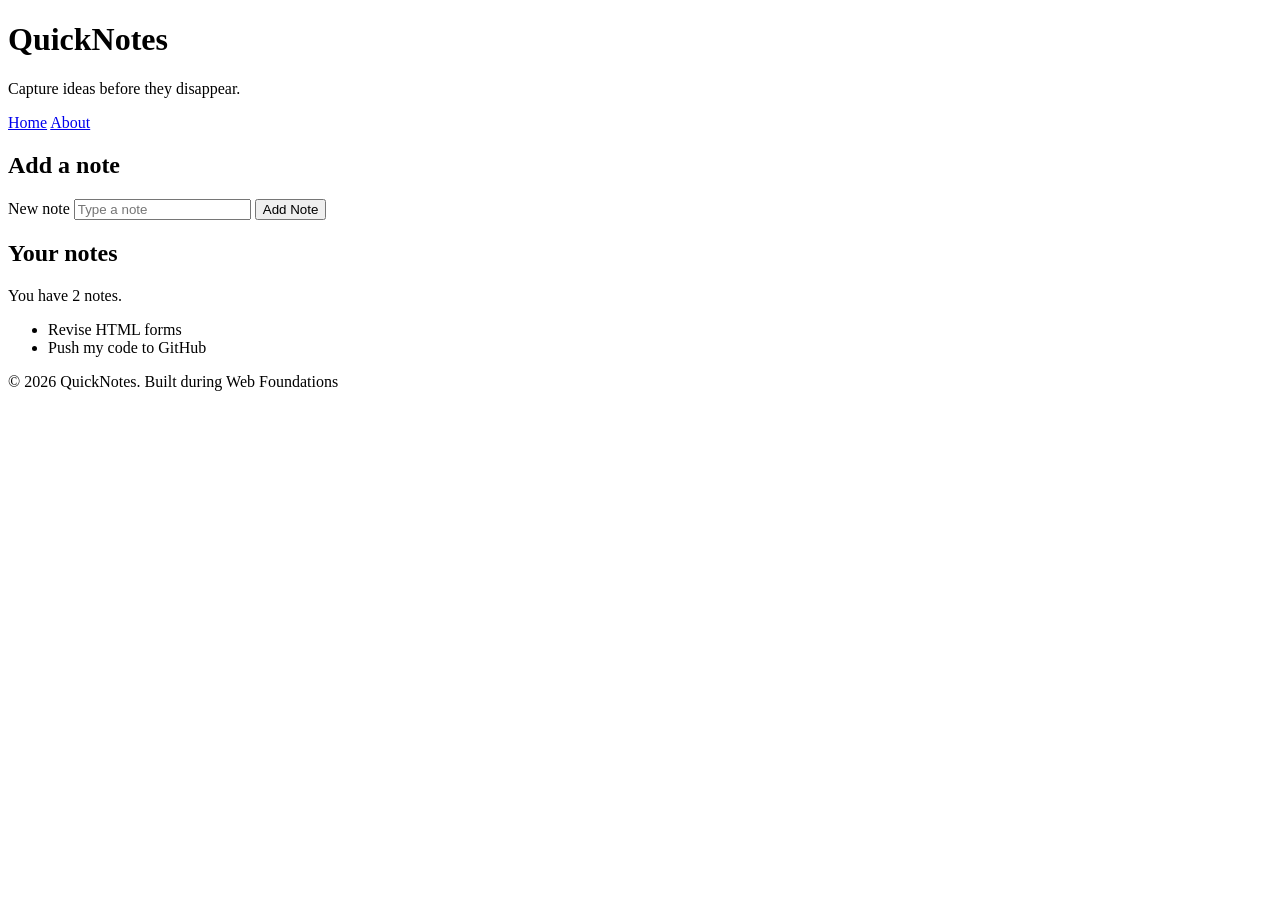
<file: day1/index.html>
<!DOCTYPE html>
<html lang="en">
<head>
    <meta charset="UTF-8">
    <meta name="viewport" content="width=device-width, initial-scale=1.0">
    <title>QuickNotes</title>
</head>
<body>
    <header>
        <h1>QuickNotes</h1>
        <p>Capture ideas before they disappear.</p>
        <nav>
            <a href="index.html">Home</a>
            <a href="about.html">About</a>
        </nav>
    </header>
    <main>
        <section>
            <h2>Add a note</h2>
            <form id="note-form">
                <label for="note-input">New note</label>
                <input type="text" id="note-input" placeholder="Type a note"/>
                <button type="submit">Add Note</button>
            </form>
        </section>

        <section>
            <h2>Your notes</h2>
            <p id="note-count">You have 2 notes.</p>
            <ul id="notes-list">
                <li>Revise HTML forms</li>
                <li>Push my code to GitHub</li>
            </ul>
        </section>
    </main>

    <footer>
        <p>&copy; 2026 QuickNotes. Built during Web Foundations</p>
    </footer>
</body>
</html>
</file>
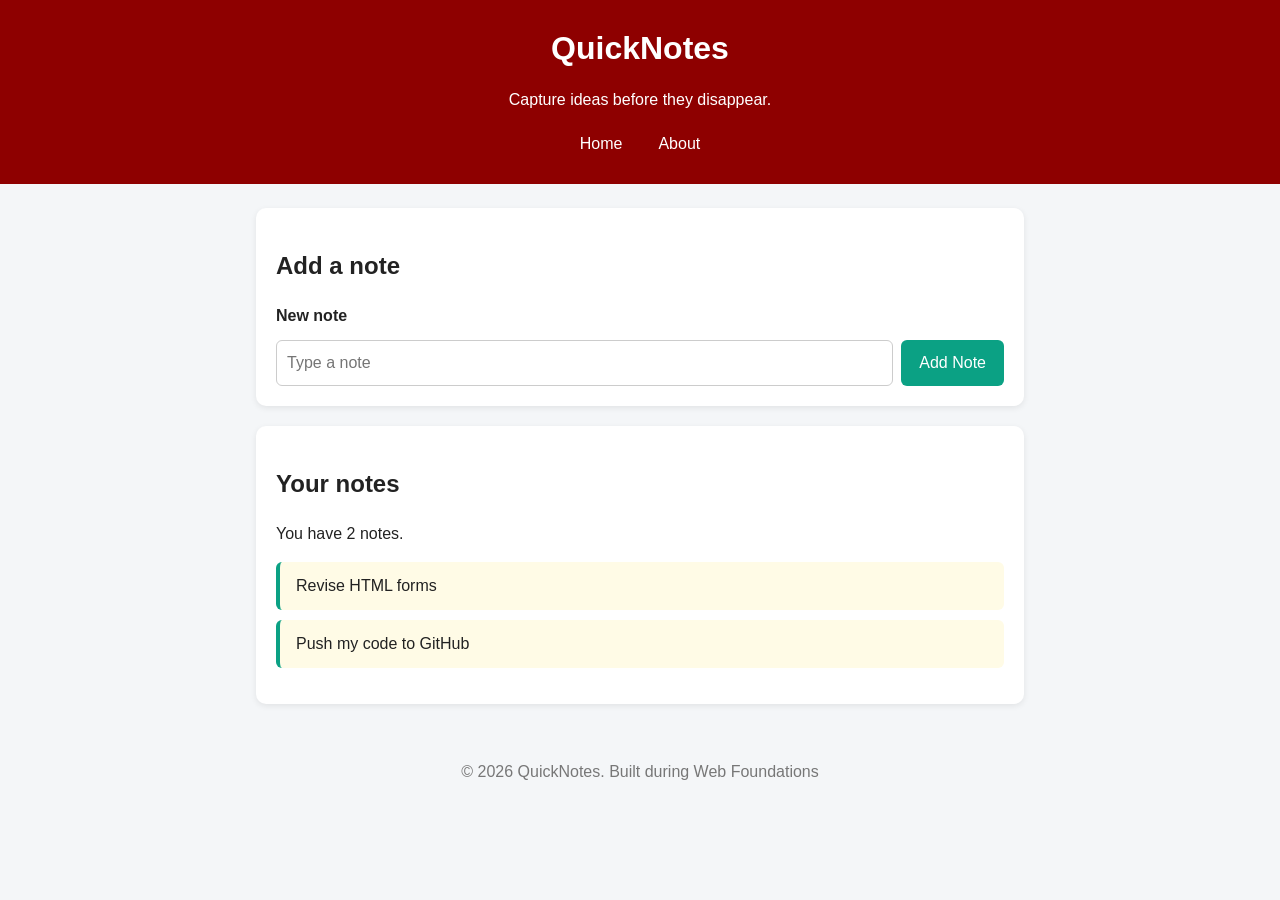
<file: day2/index.html>
<!DOCTYPE html>
<html lang="en">
<head>
    <meta charset="UTF-8">
    <meta name="viewport" content="width=device-width, initial-scale=1.0">
    <title>QuickNotes</title>
    <link rel="stylesheet" href="style.css" />
</head>
<body>
    <header>
        <h1>QuickNotes</h1>
        <p>Capture ideas before they disappear.</p>
        <nav>
            <a href="index.html">Home</a>
            <a href="about.html">About</a>
        </nav>
    </header>
    <main>
        <section>
            <h2>Add a note</h2>
            <form id="note-form">
                <label for="note-input">New note</label>
                <input type="text" id="note-input" placeholder="Type a note"/>
                <button type="submit">Add Note</button>
            </form>
        </section>

        <section>
            <h2>Your notes</h2>
            <p id="note-count">You have 2 notes.</p>
            <ul id="notes-list">
                <li class="note">Revise HTML forms</li>
                <li class="note">Push my code to GitHub</li>
            </ul>
        </section>
    </main>

    <footer>
        <p>&copy; 2026 QuickNotes. Built during Web Foundations</p>
    </footer>
</body>
</html>
</file>
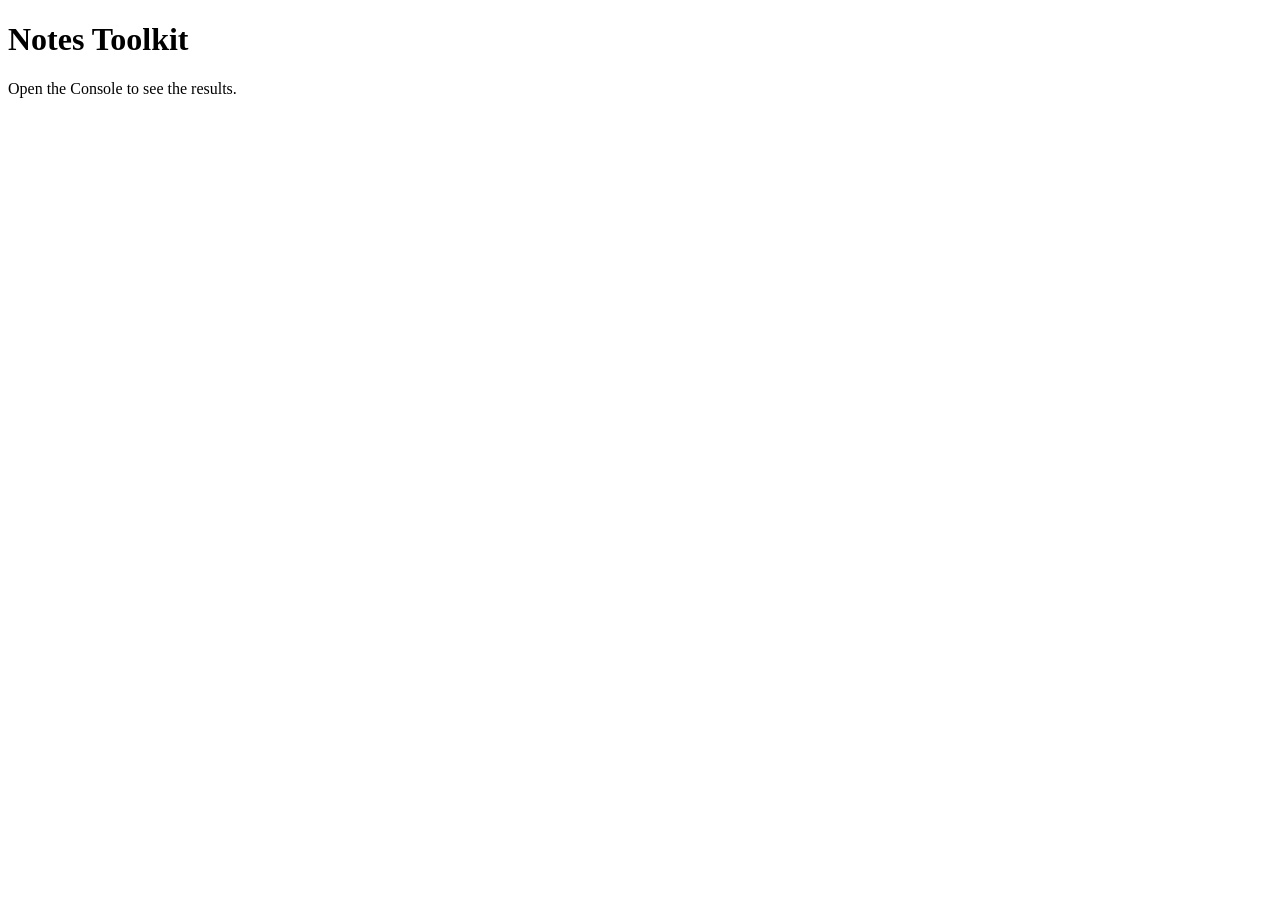
<file: day3/index.html>
<!DOCTYPE html>
<html lang="en">
    <head>
        <meta charset="UTF-8" />
        <meta name="viewport" content="width=device-width, initial-scale=1.0" />
        <title>Notes Toolkit</title>
        <script src="script.js" defer></script>
    </head>
    <body>
        <h1>Notes Toolkit</h1>
        <p>Open the Console to see the results.</p>
    </body>
</html>
</file>
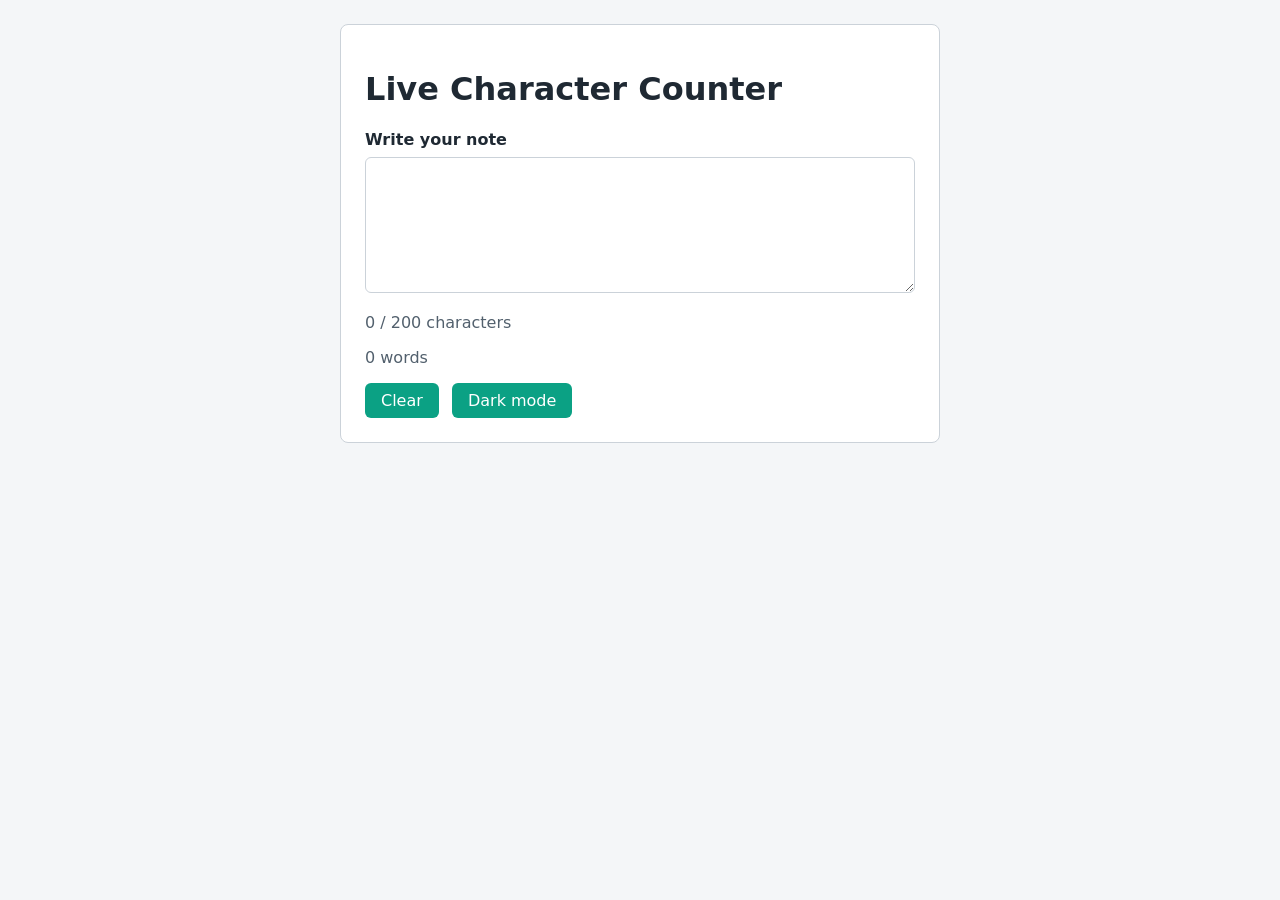
<file: day4/index.html>
<!DOCTYPE html>
<html lang="en">
    <head>
        <meta charset="UTF-8" />
        <meta name="viewport" content="width=device-width, initial-scale=1.0" />
        <title>Live Character Counter</title>
        <link rel="stylesheet" href="style.css" />
        <script src="script.js" defer></script>
    </head>
    <body>
        <main>
            <h1>Live Character Counter</h1>

            <label for="note-text">Write your note</label>
            <textarea id="note-text" rows="6"></textarea>

            <p id="char-count">0 / 200 characters</p>
            <p id="word-count">0 words</p>

            <button id="clear-btn" type="button">Clear</button>
            <button id="theme-toggle" type="button">Dark mode</button>
        </main>
    </body>
</html>
</file>
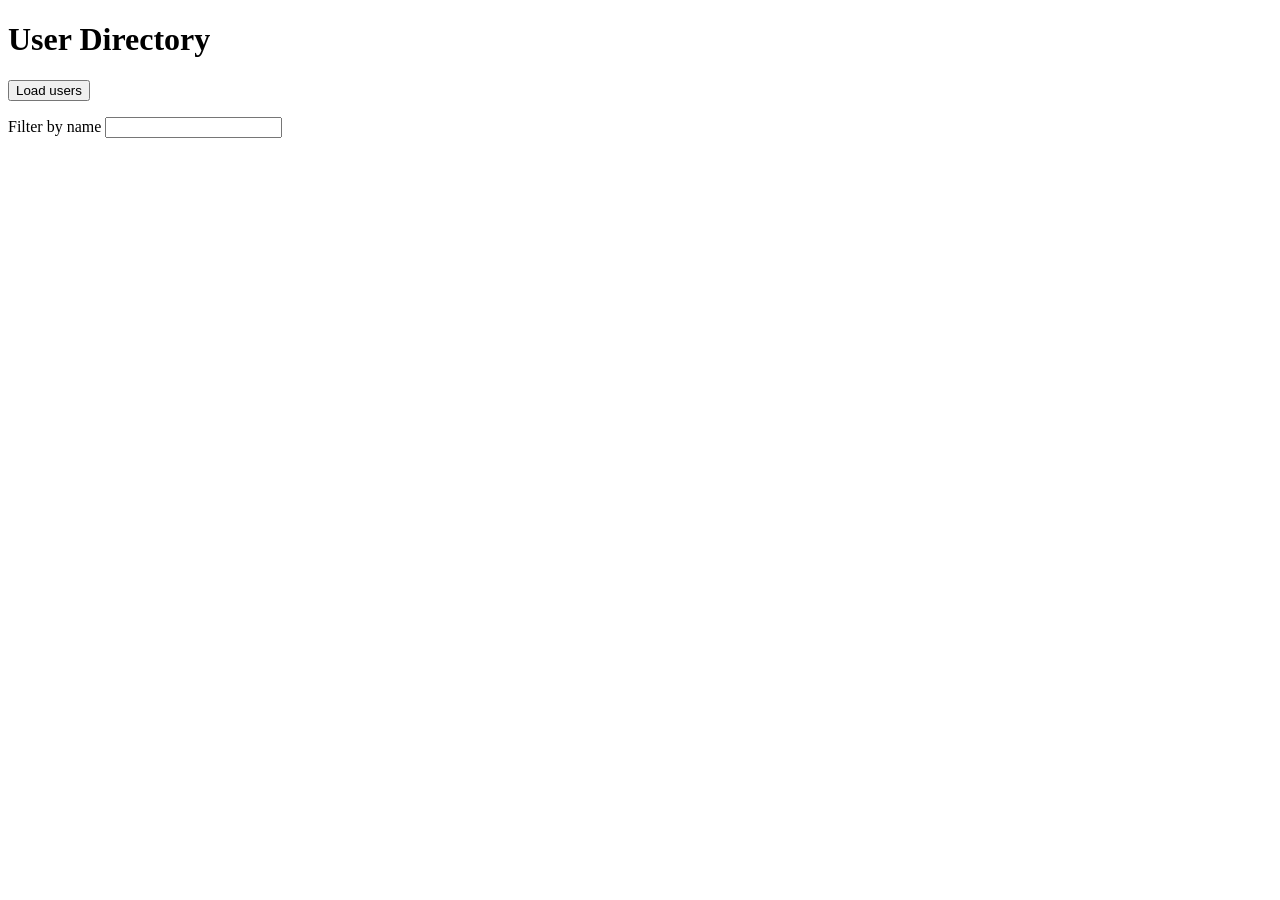
<file: day5/index.html>
<!DOCTYPE html>
<html lang="en">
  <head>
    <meta charset="UTF-8" />
    <meta name="viewport" content="width=device-width, initial-scale=1.0" />
    <title>User Directory</title>
    <script src="users.js" defer></script>
  </head>
  <body>
    <h1>User Directory</h1>
    <button id="load-users">Load users</button>

    <p>
      <label for="filter-input">Filter by name</label>
      <input id="filter-input" type="text" />
    </p>

    <p id="status"></p>
    <ul id="users-list"></ul>
  </body>
</html>
</file>
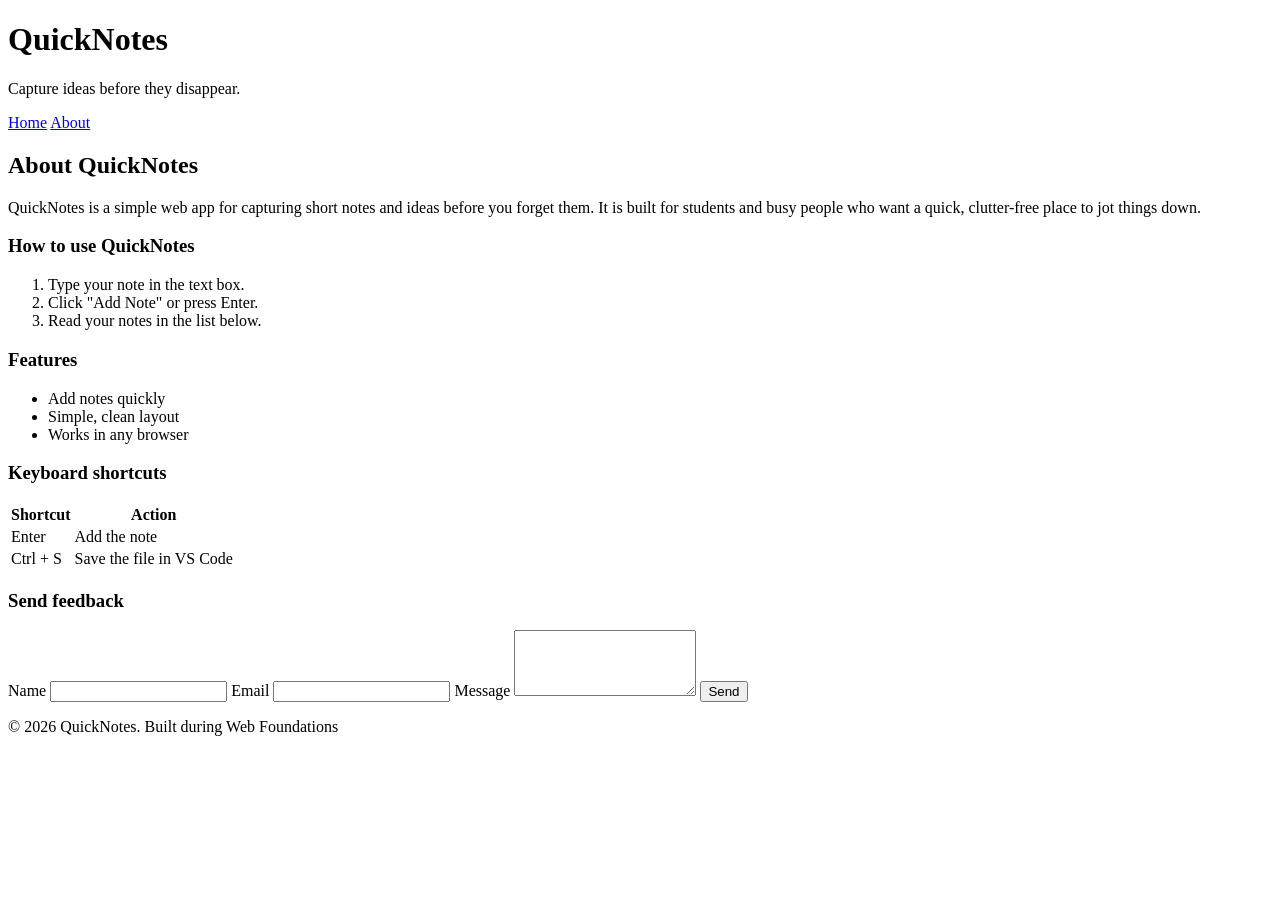
<file: day1/about.html>
<!DOCTYPE html>
<html lang="en">
  <head>
    <meta charset="UTF-8" />
    <meta name="viewport" content="width=device-width, initial-scale=1.0" />
    <title>About QuickNotes</title>
  </head>
  <body>
    <header>
      <h1>QuickNotes</h1>
      <p>Capture ideas before they disappear.</p>
      <nav>
        <a href="index.html">Home</a>
        <a href="about.html">About</a>
      </nav>
    </header>

    <main>
      <h2>About QuickNotes</h2>
      <p>QuickNotes is a simple web app for capturing short notes and ideas before you forget them. It is built for students and busy people who want a quick, clutter-free place to jot things down.</p>

      <section>
        <h3>How to use QuickNotes</h3>
        <ol>
          <li>Type your note in the text box.</li>
          <li>Click "Add Note" or press Enter.</li>
          <li>Read your notes in the list below.</li>
        </ol>
      </section>

      <section>
        <h3>Features</h3>
        <ul>
          <li>Add notes quickly</li>
          <li>Simple, clean layout</li>
          <li>Works in any browser</li>
        </ul>
      </section>

      <section>
        <h3>Keyboard shortcuts</h3>
        <table>
          <thead>
            <tr>
              <th>Shortcut</th>
              <th>Action</th>
            </tr>
          </thead>
          <tbody>
            <tr>
              <td>Enter</td>
              <td>Add the note</td>
            </tr>
            <tr>
              <td>Ctrl + S</td>
              <td>Save the file in VS Code</td>
            </tr>
          </tbody>
        </table>
      </section>

      <section>
        <h3>Send feedback</h3>
        <form>
          <label for="name">Name</label>
          <input type="text" id="name" name="name" required />

          <label for="email">Email</label>
          <input type="email" id="email" name="email" required />

          <label for="message">Message</label>
          <textarea id="message" name="message" rows="4" required></textarea>

          <button type="submit">Send</button>
        </form>
      </section>
    </main>

    <footer>
      <p>&copy; 2026 QuickNotes. Built during Web Foundations</p>
    </footer>
  </body>
</html>
</file>
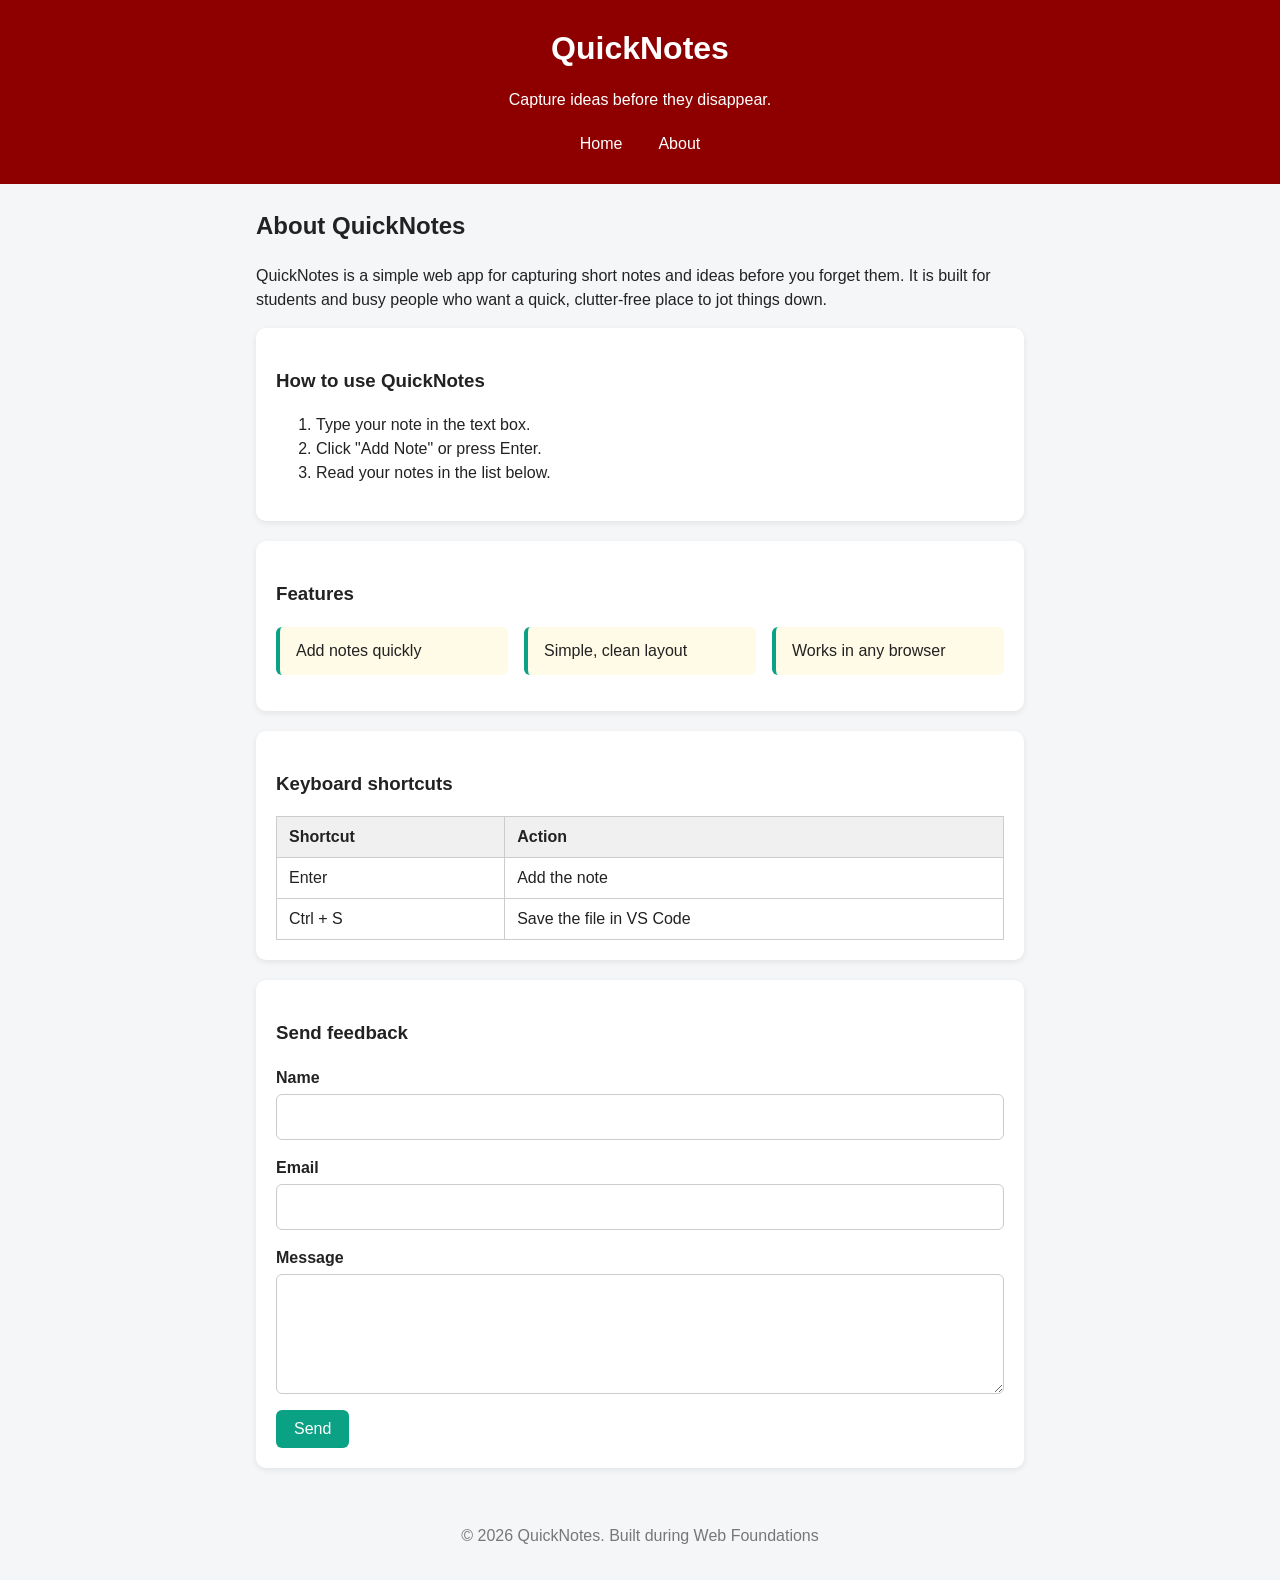
<file: day2/about.html>
<!DOCTYPE html>
<html lang="en">
  <head>
    <meta charset="UTF-8" />
    <meta name="viewport" content="width=device-width, initial-scale=1.0" />
    <title>About QuickNotes</title>
    <link rel="stylesheet" href="style.css" />
  </head>
  <body>
    <header>
      <h1>QuickNotes</h1>
      <p>Capture ideas before they disappear.</p>
      <nav>
        <a href="index.html">Home</a>
        <a href="about.html">About</a>
      </nav>
    </header>

    <main>
      <h2>About QuickNotes</h2>
      <p>QuickNotes is a simple web app for capturing short notes and ideas before you forget them. It is built for students and busy people who want a quick, clutter-free place to jot things down.</p>

      <section>
        <h3>How to use QuickNotes</h3>
        <ol>
          <li>Type your note in the text box.</li>
          <li>Click "Add Note" or press Enter.</li>
          <li>Read your notes in the list below.</li>
        </ol>
      </section>

      <section>
        <h3>Features</h3>
        <ul class="features">
          <li>Add notes quickly</li>
          <li>Simple, clean layout</li>
          <li>Works in any browser</li>
        </ul>
      </section>

      <section>
        <h3>Keyboard shortcuts</h3>
        <table>
          <thead>
            <tr>
              <th>Shortcut</th>
              <th>Action</th>
            </tr>
          </thead>
          <tbody>
            <tr>
              <td>Enter</td>
              <td>Add the note</td>
            </tr>
            <tr>
              <td>Ctrl + S</td>
              <td>Save the file in VS Code</td>
            </tr>
          </tbody>
        </table>
      </section>

      <section>
        <h3>Send feedback</h3>
        <form>
          <label for="name">Name</label>
          <input type="text" id="name" name="name" required />

          <label for="email">Email</label>
          <input type="email" id="email" name="email" required />

          <label for="message">Message</label>
          <textarea id="message" name="message" rows="4" required></textarea>

          <button type="submit">Send</button>
        </form>
      </section>
    </main>

    <footer>
      <p>&copy; 2026 QuickNotes. Built during Web Foundations</p>
    </footer>
  </body>
</html>
</file>
<file: day2/style.css>
*,
*::before,
*::after {
    box-sizing: border-box;
}

body {
    margin: 0;
    font-family: "Segoe UI", Arial, sans-serif;
    background-color: #f4f6f8;
    color: #222;
    line-height: 1.5;
}

header {
    background-color: #8e0000;
    color: white;
    text-align: center;
    padding: 24px 16px;
}

header h1 {
    margin: 0;
}

nav {
    display: flex;
    justify-content: center;
    gap: 16px;
}

nav a {
    color: white;
    text-decoration: none;
    padding: 4px 10px;
    border-radius: 6px;
    transition: background-color 0.2s ease;
}

nav a:hover {
    background-color: rgba(255, 255, 255, 0.2);
}

main {
    max-width: 800px;
    margin: 24px auto;
    padding: 0 16px;
}

section {
    background: white;
    padding: 20px;
    border-radius: 10px;
    margin-bottom: 20px;
    box-shadow: 0 2px 6px rgba(0, 0, 0, 0.08);
}

.features {
    display: grid;
    grid-template-columns: repeat(auto-fit, minmax(180px, 1fr));
    gap: 16px;
    list-style: none;
    padding: 0;
}

.features li {
    background-color: #fffbe6;
    border-left: 4px solid #0ba184;
    padding: 12px 16px;
    border-radius: 6px;
}

table {
    width: 100%;
    border-collapse: collapse;
}

th,
td {
    border: 1px solid #ccc;
    padding: 8px 12px;
    text-align: left;
}

th {
    background-color: #f0f0f0;
}

label {
    display: block;
    font-weight: bold;
    margin-bottom: 4px;
}

#name,
#email,
#message {
    display: block;
    width: 100%;
    padding: 10px;
    border: 1px solid #ccc;
    border-radius: 6px;
    font: inherit;
    margin-bottom: 16px;
}

#message {
    min-height: 120px;
    resize: vertical;
}

button {
    background-color: #0ba184;
    color: white;
    border: none;
    padding: 10px 18px;
    border-radius: 6px;
    font-size: 1rem;
    cursor: pointer;
    transition:
        background-color 0.2s ease,
        transform 0.2s ease;
}

button:hover {
    background-color: #088a70;
    transform: translateY(-2px);
}

#note-form {
    display: flex;
    gap: 8px;
    flex-wrap: wrap;
}

#note-form label {
    width: 100%;
}

#note-input {
    flex: 1;
    padding: 10px;
    border: 1px solid #ccc;
    border-radius: 6px;
    font: inherit;
}

#notes-list {
    list-style: none;
    padding: 0;
}

.note {
    background-color: #fffbe6;
    border-left: 4px solid #0ba184;
    padding: 12px 16px;
    margin-bottom: 10px;
    border-radius: 6px;
}

footer {
    text-align: center;
    color: #777;
    padding: 16px;
}

@media (max-width: 600px) {
    header {
        padding: 16px 12px;
        font-size: 0.9rem;
    }

    header h1 {
        font-size: 1.5rem;
    }

    #note-form {
        flex-direction: column;
    }
}
</file>
<file: day4/style.css>
/* ---------- Colour variables (light theme) ---------- */
:root {
    --bg: #f4f6f8;
    --card: #ffffff;
    --text: #1f2933;
    --muted: #52606d;
    --border: #cbd2d9;
    --accent: #0ba184;
    --accent-hover: #087f68;
    --warning: #e07b00;
    --danger: #c62828;
}

/* ---------- Dark theme: only redefine the variables ---------- */
body.dark {
    --bg: #121820;
    --card: #1c2530;
    --text: #e4e7eb;
    --muted: #9aa5b1;
    --border: #3e4c59;
    --accent: #2bc0a3;
    --accent-hover: #4fd1b8;
    --warning: #ffa94d;
    --danger: #ff6b6b;
}

* {
    box-sizing: border-box;
}

body {
    margin: 0;
    padding: 24px 16px;
    font-family: system-ui, sans-serif;
    background-color: var(--bg);
    color: var(--text);
}

main {
    max-width: 600px;
    margin: 0 auto;
    padding: 24px;
    background-color: var(--card);
    border: 1px solid var(--border);
    border-radius: 8px;
}

label {
    display: block;
    margin-bottom: 8px;
    font-weight: bold;
}

textarea {
    width: 100%;
    padding: 10px;
    font: inherit;
    color: var(--text);
    background-color: var(--card);
    border: 1px solid var(--border);
    border-radius: 6px;
    resize: vertical;
}

button {
    margin-right: 8px;
    padding: 8px 16px;
    font: inherit;
    color: #ffffff;
    background-color: var(--accent);
    border: none;
    border-radius: 6px;
    cursor: pointer;
}

button:hover {
    background-color: var(--accent-hover);
}

/* ---------- Counter states ---------- */
main p {
    color: var(--muted);
}

.warning {
    color: var(--warning);
}

.over {
    color: var(--danger);
    font-weight: bold;
}
</file>
